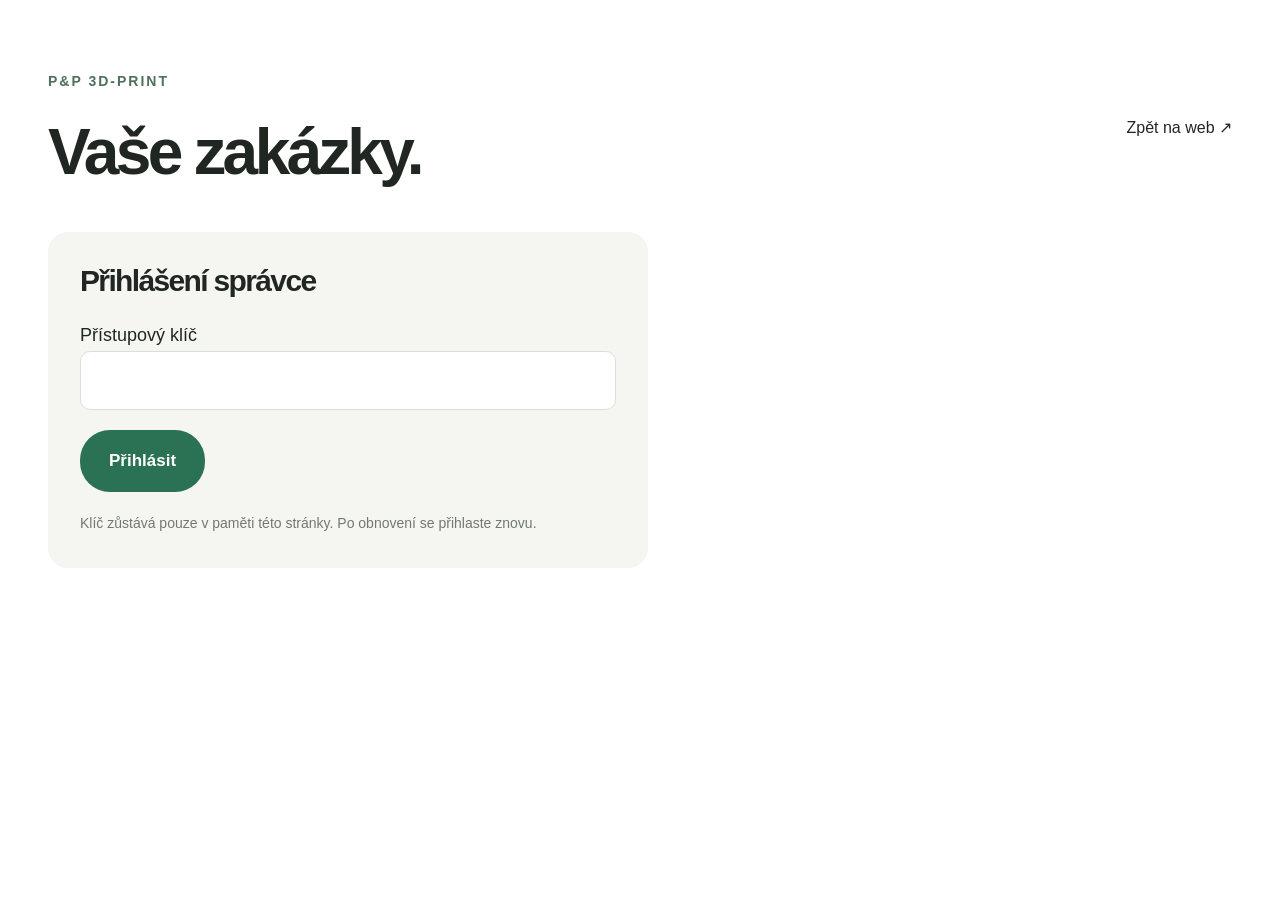
<file: frontend/admin.html>
<!doctype html><html lang="cs"><head><meta charset="utf-8"><meta name="viewport" content="width=device-width,initial-scale=1"><meta name="robots" content="noindex,nofollow"><title>Správa | P&P 3D-Print</title><link rel="stylesheet" href="style.css"><link rel="stylesheet" href="admin.css"><script defer src="admin.js"></script></head><body><main class="container admin-main"><div class="admin-top"><div><p class="eyebrow">P&P 3D-PRINT</p><h1>Vaše zakázky.</h1></div><a href="index.html">Zpět na web ↗</a></div><form id="login" class="admin-login"><h2>Přihlášení správce</h2><label>Přístupový klíč<input id="token" type="password" required autocomplete="off" minlength="32"></label><button class="btn btn-primary">Přihlásit</button><p>Klíč zůstává pouze v paměti této stránky. Po obnovení se přihlaste znovu.</p></form><p id="admin-message" role="status"></p><section id="dashboard" hidden><div class="admin-toolbar"><p id="total"></p><button id="refresh" class="btn btn-outline">Obnovit</button><button id="logout" class="btn btn-outline">Odhlásit</button></div><div id="records"></div><div class="admin-toolbar"><button id="prev" class="btn btn-outline">Předchozí</button><button id="next" class="btn btn-outline">Další</button></div></section></main></body></html>
</file>
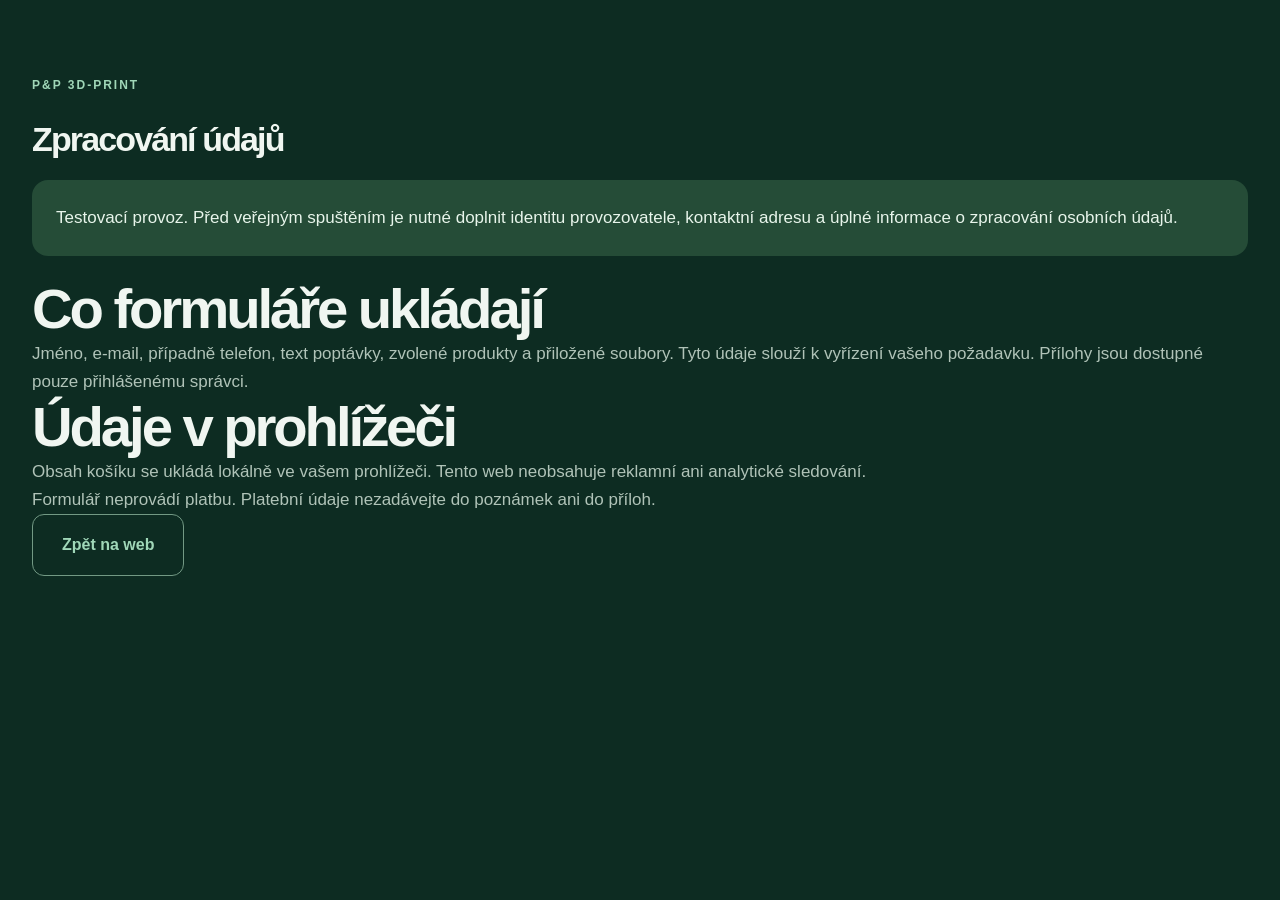
<file: frontend/soukromi.html>
<!doctype html><html lang="cs"><head><meta charset="utf-8"><meta name="viewport" content="width=device-width,initial-scale=1"><title>Zpracování údajů | P&P 3D-Print</title><link rel="stylesheet" href="style.css"><link rel="stylesheet" href="layout.css"></head><body><main class="container section-padding"><p class="eyebrow">P&P 3D-PRINT</p><h1>Zpracování údajů</h1><p class="receipt">Testovací provoz. Před veřejným spuštěním je nutné doplnit identitu provozovatele, kontaktní adresu a úplné informace o zpracování osobních údajů.</p><h2>Co formuláře ukládají</h2><p>Jméno, e-mail, případně telefon, text poptávky, zvolené produkty a přiložené soubory. Tyto údaje slouží k vyřízení vašeho požadavku. Přílohy jsou dostupné pouze přihlášenému správci.</p><h2>Údaje v prohlížeči</h2><p>Obsah košíku se ukládá lokálně ve vašem prohlížeči. Tento web neobsahuje reklamní ani analytické sledování.</p><p>Formulář neprovádí platbu. Platební údaje nezadávejte do poznámek ani do příloh.</p><a class="btn btn-outline" href="index.html">Zpět na web</a></main></body></html>
</file>
<file: frontend/style.css>
:root{--primary-color:#2b7153;--text-muted:#727873;--ink:#202722;--line:#e1e5df;--paper:#f5f6f2}*{box-sizing:border-box}html{scroll-behavior:smooth;scroll-padding-top:100px}body{margin:0;background:white;color:var(--ink);font:15px/1.6 Inter,-apple-system,BlinkMacSystemFont,"Segoe UI",sans-serif;-webkit-font-smoothing:antialiased}body.cart-open{overflow:hidden}a{color:inherit;text-decoration:none}button,input,select,textarea{font:inherit}button{cursor:pointer}a:focus-visible,button:focus-visible,[tabindex]:focus-visible,input:focus-visible,select:focus-visible,textarea:focus-visible{outline:3px solid #68a98c;outline-offset:4px}h1,h2,h3,h4,p{margin:0}h1,h2,h3{line-height:1.08;letter-spacing:-.055em}p{color:var(--text-muted)}.container{width:min(1200px,calc(100% - 96px));margin:auto}header{height:82px;position:sticky;top:0;z-index:50;background:#ffffffed;backdrop-filter:blur(22px);border-bottom:1px solid #ededeb}.nav-wrapper{display:flex;height:100%;align-items:center;justify-content:space-between;gap:30px}.logo{display:inline-flex;align-items:center;gap:11px;white-space:nowrap;font-size:20px;letter-spacing:-.7px;font-weight:700}.logo svg{width:28px;height:32px}.logo b{font-weight:450}nav ul{display:flex;align-items:center;list-style:none;gap:32px;margin:0;padding:0}nav a{font-size:13px;color:#717670}nav a:hover,nav a.active{color:var(--ink)}nav a.active{border-bottom:1px solid #5e896f;padding-bottom:7px}.cart-btn{border:1px solid var(--line);border-radius:30px;background:white;padding:9px 17px;font-size:12px}.menu-toggle{display:none}.hero{position:relative;background:var(--paper);min-height:740px;overflow:hidden;display:flex;align-items:center}.hero-content{position:relative;z-index:2;padding:100px 0 150px;pointer-events:none}.hero-content a{pointer-events:auto}.eyebrow{font-size:10px;font-weight:650;letter-spacing:2.4px;color:#50705c;margin-bottom:27px}.hero h1{font-size:clamp(64px,6.4vw,94px);font-weight:620;line-height:1.01;max-width:660px}.hero h1 span{color:#648a72}.hero-lead{font-size:19px;line-height:1.65;margin-top:28px;color:#717b71}.hero-buttons{display:flex;gap:28px;align-items:center;margin-top:33px}.btn{border:0;display:inline-flex;align-items:center;justify-content:center;gap:24px;border-radius:30px;padding:14px 24px;font-size:13px;font-weight:550;transition:transform .2s,background .2s}.btn:hover{transform:translateY(-2px)}.btn-primary{background:var(--primary-color);color:white}.btn-primary:hover{background:#20563e}.btn-outline{background:transparent;border:1px solid #bdc9c0;color:#325d45}.btn-block{width:100%}.text-link{font-size:13px;font-weight:550;display:inline-flex;gap:17px;align-items:center}.text-link:hover{color:var(--primary-color)}.hero-art{position:absolute;width:56%;right:-1%;top:45px;max-width:820px}.hero-art svg{width:100%;height:auto;transform:rotate(-8deg);filter:drop-shadow(0 35px 35px #274a2310)}.art-label{display:flex;gap:9px;align-items:center;width:65%;margin:-20px auto 0;font-size:8px;letter-spacing:1.5px;color:#627568}.art-label>span:last-child{margin-left:auto}.status-dot{height:5px;width:5px;background:#448564;border-radius:50%}.hero-bottom{position:absolute;bottom:29px;left:0;right:0;display:flex;justify-content:space-between;border-top:1px solid #dce2d8;padding-top:21px;font-size:10px;color:#7c847a}.section-padding{padding:106px 0}.section-heading{display:flex;align-items:end;justify-content:space-between;margin-bottom:43px}h2{font-size:clamp(35px,4vw,56px);font-weight:570}.product-grid{display:grid;grid-template-columns:repeat(2,minmax(0,1fr));gap:24px}.product-card{display:flex;flex-direction:column;border-radius:22px;background:var(--paper);overflow:hidden;transition:transform .3s,box-shadow .3s}.product-card:hover{transform:translateY(-5px);box-shadow:0 20px 35px #243a2110}.product-image{height:350px;overflow:hidden}.product-image a{display:block;height:100%}.product-image img{width:100%;height:100%;object-fit:contain;transition:transform .5s}.product-card:hover img{transform:scale(1.04)}.product-info{padding:5px 32px 30px;display:flex;flex-direction:column;flex:1}.product-tag{font-size:9px;letter-spacing:1.9px;color:#7f897e;margin-bottom:10px}.product-info h3{font-size:24px;font-weight:560;letter-spacing:-.8px;margin-bottom:12px}.price-no-vat{font-size:11px;color:#888e85}.price-vat{font-size:19px;color:#263c2d;font-weight:550}.product-info .btn{margin-top:20px;background:white;color:#2e5b3f;border:1px solid #d9e0d5;padding:10px}.about-section{background:#edf1e9}.about-wrapper{display:grid;grid-template-columns:1fr 1fr;align-items:center;gap:90px}.about-image{background:#e3eadf;border-radius:24px;position:relative;overflow:hidden}.layer-sculpture svg{width:100%;display:block;transform:rotate(16deg) scale(.9)}.image-note{position:absolute;bottom:26px;left:30px;font-size:11px;color:#6d816b}.about-text h2{white-space:pre-line;margin-bottom:28px}.about-text p{font-size:16px;line-height:1.85}.about-benefits{list-style:none;padding:0;margin:25px 0 0}.about-benefits li{font-size:12px;border-top:1px solid #d3ddcf;padding:14px 0;color:#737f70}.about-benefits strong{color:#354b39}.text-center h2{font-size:clamp(32px,4vw,52px)!important}.funnel-choices{display:grid;grid-template-columns:1fr 1fr;gap:24px;max-width:920px;margin:45px auto 0}.funnel-card{padding:38px;background:var(--paper);border:1px solid transparent;border-radius:22px;cursor:pointer;transition:.2s}.funnel-card:hover{border-color:#a6bda8;background:#eef3eb}.funnel-icon{color:#6f9176;font-size:12px;letter-spacing:2px;margin-bottom:36px}.funnel-card h3{font-size:26px;letter-spacing:-.8px;margin-bottom:15px}.funnel-card p{max-width:300px;font-size:14px}.funnel-card:after{content:'Začít →';display:block;color:#32704b;font-size:12px;margin-top:28px}.custom-order-form{padding:35px;background:var(--paper);border-radius:24px}.step-badge{display:inline-block;padding:6px 15px;border-radius:20px;background:#e0ebe0!important;color:#396449;font-size:11px}.wizard-step h3{font-size:23px;letter-spacing:-.5px}.form-group{margin-bottom:16px}input,select,textarea{width:100%;padding:14px 16px;border:1px solid #d9e0d5;border-radius:10px;background:white;color:var(--ink);min-width:0}textarea{resize:vertical}.file-group{position:relative}.file-label{display:block;cursor:pointer;text-align:center;padding:35px 15px;border:1px dashed #a9bdac;border-radius:13px;background:white;font-size:13px}.file-group input{position:absolute;width:1px;height:1px;opacity:0;padding:0;bottom:0}.selector-group{margin:17px 0}.selector-group label{display:block;font-size:12px;margin-bottom:7px;color:#65735f}footer{background:#f4f5f1;padding:60px 0 22px}.footer-top{display:grid;grid-template-columns:1.5fr .8fr 1fr;gap:40px;padding-bottom:55px}.footer-top p{font-size:12px;margin-top:14px}.footer-top h3{font-size:13px;letter-spacing:0;font-weight:550;margin-bottom:18px}.footer-top>div>a:not(.logo){display:block;font-size:12px;color:#707c6b;margin-top:12px}.footer-bottom{display:flex;justify-content:space-between;border-top:1px solid #dfe4d9;padding-top:20px;color:#899080;font-size:10px}.catalog-heading{margin-bottom:45px}.catalog-heading h1{font-size:clamp(48px,5.6vw,78px);font-weight:560;margin-bottom:24px}.catalog-heading h1 span{color:#7c9180}.catalog-heading>p:last-child{font-size:17px}.filters{display:flex;gap:10px;margin-bottom:36px;flex-wrap:wrap}.filter-btn{border:1px solid var(--line);background:white;border-radius:25px;padding:11px 23px;font-size:12px;color:#6d776a}.filter-btn.active{background:#253e2e;color:#fff;border-color:#253e2e}.catalog-note{font-size:11px;margin-top:30px}.breadcrumbs{font-size:11px;color:#85907e;margin-bottom:32px}.detail-wrapper{display:grid;grid-template-columns:1.15fr 1fr;gap:75px;align-items:start}.detail-image{background:var(--paper);border-radius:25px;position:relative}.detail-image img{width:100%;display:block;min-height:480px;object-fit:contain}.detail-caption{position:absolute;bottom:20px;left:25px;font-size:10px;color:#889280}.detail-info{padding-top:25px}.detail-info h1{font-size:49px;font-weight:560;margin-bottom:24px}.detail-info .price-no-vat{font-size:12px!important}.detail-info .price-vat{font-size:26px!important}.product-desc{font-size:14px;margin:24px 0;line-height:1.8}.cart-overlay{position:fixed;inset:0;background:#14251f55;backdrop-filter:blur(5px);z-index:99;opacity:0;visibility:hidden;transition:.25s}.cart-overlay.active{opacity:1;visibility:visible}.cart-sidebar{position:fixed;top:0;right:0;bottom:0;width:min(470px,100%);background:white;z-index:100;transform:translateX(100%);transition:transform .3s;display:flex;flex-direction:column;padding:28px}.cart-sidebar.open{transform:translateX(0)}.cart-header{display:flex;justify-content:space-between;align-items:center;border-bottom:1px solid var(--line);padding-bottom:24px}.cart-header h2{font-size:29px}.close-btn,.close-chat-btn{border:0;background:transparent;font-size:28px;color:#6c7868}.cart-items{overflow:auto;flex:1;padding:25px 0}.empty-cart-state{text-align:center;padding-top:60px}.empty-cart-state h3{font-size:22px;letter-spacing:-.5px}.cart-item{display:grid;grid-template-columns:75px 1fr;gap:15px;border-bottom:1px solid var(--line);padding:20px 0}.cart-item-img{width:75px;height:80px;background:var(--paper);border-radius:10px}.item-details h4{font-size:14px}.item-details p{font-size:12px}.item-details small{display:block;font-size:10px;color:#7a8275}.item-controls{grid-column:2;display:flex;align-items:center;gap:14px}.item-controls button{border:1px solid var(--line);background:white;border-radius:7px;min-width:30px;height:30px}.item-controls .btn-remove{margin-left:auto}.cart-footer{border-top:1px solid var(--line);padding-top:20px}.cart-total{display:flex;justify-content:space-between;font-size:12px;margin-bottom:12px}.cart-total.final{font-size:15px;font-weight:600;margin-bottom:23px}.toast-container{position:fixed;top:100px;left:50%;transform:translateX(-50%);z-index:200;width:min(440px,calc(100% - 32px))}.toast{padding:18px 22px;margin-bottom:10px;color:white;background:#294d38;border-radius:14px;box-shadow:0 8px 30px #0002;font-size:13px}.toast.error{background:#62472f}#custom-chat-widget{position:fixed;bottom:22px;right:24px;z-index:60}.chat-toggle-btn{border:1px solid #dfe6da;border-radius:30px;padding:12px 19px;background:white;color:#36543d;font-size:11px;box-shadow:0 5px 24px #20311b12}.chat-toggle-btn span{display:none}.chat-window{display:none;position:absolute;right:0;bottom:60px;width:340px;background:white;border:1px solid var(--line);border-radius:20px;box-shadow:0 15px 50px #20311b25;overflow:hidden}.chat-window.active{display:block}.chat-header{padding:18px 20px;display:flex;align-items:center;justify-content:space-between;background:var(--paper)}.chat-header h4{font-size:13px}.chat-header small{font-size:10px}.chat-messages{height:260px;overflow:auto;padding:18px}.chat-msg{font-size:12px;padding:12px 14px;border-radius:12px;margin-bottom:12px;background:var(--paper);line-height:1.7}.user-msg{margin-left:25px;background:#deebdf}.chat-input-area{display:flex;border-top:1px solid var(--line);padding:10px;gap:5px}.chat-input-area input{border:0;font-size:12px;padding:10px}.chat-input-area button{border:0;border-radius:10px;background:#2b7153;color:white;width:43px}
@media(min-width:1500px){.hero-art{right:7%;top:0;width:50%}}@media(max-width:1050px){.container{width:calc(100% - 56px)}nav ul{gap:19px}.hero{min-height:640px}.hero h1{font-size:69px}.hero-art{width:59%;right:-7%;top:85px}.hero-content{padding:85px 0 125px}.hero-buttons{gap:18px}.about-wrapper{gap:40px}.detail-wrapper{gap:35px}.detail-info h1{font-size:39px}}
@media(max-width:760px){header{height:68px}.container{width:calc(100% - 40px)}.nav-wrapper{gap:14px}.logo{font-size:17px}.logo svg{width:24px}.menu-toggle{display:block;margin-left:auto;border:0;background:none;font-size:12px;padding:8px}.cart-btn{font-size:11px;padding:7px 12px}nav{display:none;position:absolute;top:68px;left:0;right:0;background:white;border-bottom:1px solid var(--line);padding:20px}nav.is-open{display:block}nav ul{display:flex;flex-direction:column;align-items:stretch;gap:0}nav a{display:block;padding:12px!important;border:0!important}.hero{display:block;min-height:850px}.hero-content{padding:58px 0 0;text-align:center}.eyebrow{font-size:9px;margin-bottom:22px}.hero h1{font-size:clamp(49px,10vw,72px);max-width:none}.hero-lead{font-size:16px;margin-top:22px}.hero-buttons{justify-content:center;gap:21px;flex-wrap:wrap;margin-top:25px}.hero .btn{padding:13px 20px}.text-link{font-size:12px}.hero-art{width:100%;max-width:510px;position:relative;top:auto;right:auto;margin:-10px auto 55px}.hero-art svg{display:block}.art-label{margin-top:-60px}.hero-bottom{font-size:9px;bottom:20px;padding-top:15px}.section-padding{padding:66px 0}.section-heading{gap:18px;margin-bottom:28px}.section-heading h2{font-size:37px}.section-heading .text-link{white-space:nowrap}.product-grid{gap:15px}.product-image{height:220px}.product-info{padding:0 18px 20px}.product-info h3{font-size:20px}.product-tag{font-size:8px;letter-spacing:1px}.product-info .btn{font-size:11px;padding:9px;gap:5px}.price-vat{font-size:16px}.price-no-vat{font-size:10px}.about-wrapper{grid-template-columns:1fr;gap:38px}.about-image{max-height:390px}.about-image svg{max-height:400px}.about-text h2{font-size:40px}.funnel-choices{gap:15px}.funnel-card{padding:24px}.funnel-card h3{font-size:23px}.funnel-card p{font-size:12px}.funnel-icon{margin-bottom:24px}.footer-top{grid-template-columns:1fr 1fr;gap:36px}.footer-top>div:first-child{grid-column:1/-1}.footer-bottom{gap:20px;flex-wrap:wrap;padding-bottom:55px}.catalog-heading h1{font-size:52px}.catalog-heading>p:last-child{font-size:15px}.filters{gap:8px}.filter-btn{padding:9px 14px;font-size:11px}.detail-wrapper{grid-template-columns:1fr;gap:20px}.detail-image img{min-height:0;max-height:420px}.detail-info h1{font-size:40px}.detail-info{padding-top:15px}.custom-order-form{padding:24px}.chat-window{width:min(340px,calc(100vw - 32px))}#custom-chat-widget{right:16px;bottom:16px}}
@media(max-width:430px){.hero{min-height:770px}.hero-art{margin-top:0}.hero-buttons{gap:15px}.hero-buttons .text-link{font-size:11px}.product-grid{grid-template-columns:1fr}.product-image{height:290px}.product-info h3{font-size:24px}.product-info{padding:0 25px 25px}.funnel-choices{grid-template-columns:1fr}.catalog-heading h1{font-size:44px}.footer-top{grid-template-columns:1fr}.footer-top>div:first-child{grid-column:auto}.section-heading h2{font-size:32px}.section-heading .text-link{font-size:10px}.hero-bottom{font-size:8px}.art-label{font-size:7px}.logo{gap:7px}.nav-wrapper{gap:5px}}@media(prefers-reduced-motion:reduce){html{scroll-behavior:auto}*,*:before,*:after{transition:none!important;animation:none!important}}

/* Druhá verze: větší měřítko, klidnější kompozice a čitelná typografie. */
body{font-size:18px;line-height:1.65}
.container{width:min(1280px,calc(100% - 96px))}
header{height:96px}.logo{font-size:26px;gap:14px}.logo svg{width:35px;height:40px}
nav ul{gap:30px}nav a{font-size:16px}.cart-btn{font-size:16px;padding:11px 21px}
.hero{display:flex;flex-direction:column;min-height:0;text-align:center;padding-bottom:24px}
.hero-content{padding:76px 0 0}.hero h1{font-size:clamp(76px,7.6vw,112px);font-weight:600;max-width:none;letter-spacing:-.06em;line-height:1.02}
.eyebrow{font-size:14px;letter-spacing:2px;margin-bottom:25px}
.hero-lead{font-size:25px;line-height:1.5;margin-top:28px}
.hero-buttons{justify-content:center;gap:36px;margin-top:32px}
.btn{font-size:17px;padding:17px 29px;min-height:56px;gap:24px}
.text-link{font-size:17px;gap:15px}
.hero-art{position:relative;top:auto;right:auto;width:480px;max-width:90%;margin:-24px auto -26px}
.hero-art svg{transform:rotate(-8deg)}.art-label,.hero-bottom,.product-tag{display:none}
.section-padding{padding:100px 0}.section-heading{margin-bottom:48px;gap:35px}
h2{font-size:clamp(44px,4.4vw,66px);line-height:1.1}
.product-grid{gap:32px}.product-card{border-radius:26px}.product-image{height:390px}
.product-info{padding:4px 38px 36px}.product-info h3{font-size:32px;letter-spacing:-1px;margin-bottom:17px;line-height:1.2}
.price-no-vat{font-size:14px}.price-vat{font-size:25px}.product-info .btn{font-size:17px;padding:13px 22px;min-height:54px;margin-top:24px}
.about-wrapper{gap:70px}.about-text p{font-size:20px;line-height:1.7}.about-benefits li{font-size:16px;padding:19px 0}.image-note{font-size:15px;bottom:28px}
.text-center h2{font-size:clamp(40px,4.4vw,64px)!important}.text-center>p{font-size:20px!important;line-height:1.6}
.funnel-choices{max-width:1080px;gap:32px}.funnel-card{padding:40px}.funnel-icon{font-size:17px;margin-bottom:30px}
.funnel-card h3{font-size:34px;line-height:1.15}.funnel-card p{font-size:18px;max-width:390px}.funnel-card:after{font-size:17px;margin-top:32px}
.custom-order-form{max-width:720px!important;padding:40px}.step-badge{font-size:15px;padding:8px 18px}.wizard-step h3{font-size:28px}
.form-group{margin-bottom:20px}input,select,textarea{font-size:17px;padding:16px 18px;line-height:1.5}.file-label{font-size:17px;padding:40px 20px}.file-label small{font-size:14px}
.catalog-heading{margin-bottom:48px}.catalog-heading h1{font-size:clamp(64px,6.8vw,94px);line-height:1.05}.catalog-heading>p:last-child{font-size:22px}
.filters{gap:12px;margin-bottom:42px}.filter-btn{font-size:17px;padding:13px 25px;min-height:52px}.catalog-note{font-size:15px}
.breadcrumbs{font-size:15px;margin-bottom:38px}.detail-wrapper{gap:65px}.detail-info h1{font-size:58px;line-height:1.08}.detail-image img{min-height:540px}
.detail-caption{font-size:14px}.detail-info .price-no-vat{font-size:15px!important}.detail-info .price-vat{font-size:34px!important}.product-desc{font-size:18px;line-height:1.7}
.selector-group label{font-size:16px;margin-bottom:10px}.selector-group{margin:22px 0}
.footer-top{padding-bottom:55px}.footer-top h3{font-size:18px;line-height:1.4}.footer-top p,.footer-top>div>a:not(.logo){font-size:16px}.footer-bottom{font-size:14px;gap:20px}
.cart-sidebar{width:min(540px,100%);padding:32px}.cart-header h2{font-size:34px}.cart-total{font-size:16px}.cart-total.final{font-size:18px;gap:18px}.empty-cart-state h3{font-size:27px}
.item-details h4{font-size:18px;line-height:1.3}.item-details p{font-size:16px}.item-details small{font-size:14px}.item-details small[style]{font-size:13px!important}
.item-controls button{min-width:42px;height:42px;font-size:18px}.cart-item{grid-template-columns:90px 1fr}.cart-item-img{width:90px;height:100px}.toast{font-size:16px}
.chat-toggle-btn{font-size:15px;padding:15px 22px}.chat-window{width:390px}.chat-header h4{font-size:17px}.chat-header small{font-size:14px}.chat-msg{font-size:16px}.chat-messages{height:320px}.chat-input-area input{font-size:16px}.chat-input-area button{min-width:44px}.close-btn,.close-chat-btn{min-width:44px;min-height:44px}
@media(max-width:1100px){.container{width:calc(100% - 64px)}.nav-wrapper{gap:20px}nav ul{gap:20px}nav a{font-size:15px}.logo{font-size:23px}.cart-btn{font-size:15px}.about-wrapper{gap:40px}.detail-wrapper{gap:40px}.detail-info h1{font-size:48px}.product-info h3{font-size:29px}.hero-art{width:460px;right:auto;top:auto}.hero-content{padding:65px 0 0}.hero h1{font-size:90px}}
@media(max-width:760px){
.container{width:calc(100% - 40px)}header{height:82px}.logo{font-size:23px;gap:10px}.logo svg{width:29px;height:34px}.nav-wrapper{gap:10px}
.menu-toggle{font-size:16px;min-height:44px;padding:8px}.cart-btn{font-size:14px;padding:9px 14px;min-height:44px}nav{top:82px}nav a{font-size:19px;padding:15px!important}
.hero{min-height:0;padding-bottom:12px}.hero-content{padding:54px 0 0}.hero h1{font-size:clamp(54px,10vw,78px);line-height:1.04}.eyebrow{font-size:12px;letter-spacing:1.6px;margin-bottom:22px}
.hero-lead{font-size:21px;line-height:1.5;margin-top:25px}.hero-buttons{flex-direction:column;gap:21px;margin-top:30px}.hero .btn{font-size:17px;padding:16px 28px}.hero-buttons .text-link{font-size:17px}
.hero-art{width:400px;max-width:100%;margin:-12px auto -18px;top:auto;right:auto}.btn{font-size:16px;min-height:52px;padding:14px 23px}.text-link{font-size:16px}
.section-padding{padding:64px 0}.section-heading{align-items:start;flex-direction:column;gap:23px;margin-bottom:32px}.section-heading h2,h2{font-size:46px}.section-heading .text-link{font-size:17px}
.product-grid{grid-template-columns:1fr;gap:24px}.product-image{height:350px}.product-info{padding:0 28px 30px}.product-info h3{font-size:30px}.product-info .btn{font-size:17px}.price-no-vat{font-size:14px}.price-vat{font-size:25px}
.about-text h2{font-size:46px}.about-text p{font-size:19px}.about-benefits li{font-size:16px}.image-note{font-size:14px}.about-image{max-height:410px}
.funnel-choices{grid-template-columns:1fr;gap:22px;margin-top:30px}.funnel-card{padding:32px}.funnel-card h3{font-size:31px}.funnel-card p{font-size:18px}.funnel-icon{font-size:16px;margin-bottom:24px}.funnel-card:after{font-size:17px}
.text-center h2{font-size:40px!important}.text-center>p{font-size:19px!important}.custom-order-form{padding:27px}.wizard-step h3{font-size:26px}.custom-order-form .btn{padding:13px 16px;font-size:15px}
.catalog-heading h1{font-size:clamp(48px,8.8vw,68px)}.catalog-heading>p:last-child{font-size:20px}.filters{gap:9px}.filter-btn{font-size:15px;padding:12px 17px;min-height:48px}.catalog-note{font-size:14px}
.detail-info h1{font-size:45px}.detail-image img{min-height:0}.detail-caption{font-size:13px}.breadcrumbs{font-size:14px}.detail-wrapper{gap:26px}.detail-info .price-vat{font-size:32px!important}
.footer-top{gap:35px}.footer-top h3{font-size:18px}.footer-top p,.footer-top>div>a:not(.logo){font-size:16px}.footer-bottom{font-size:13px;line-height:1.7;padding-bottom:70px}
.cart-sidebar{padding:24px}.cart-header h2{font-size:31px}.cart-total.final{font-size:16px}.chat-window{width:min(390px,calc(100vw - 32px))}.chat-toggle-btn{font-size:14px;padding:13px 19px}
}
@media(max-width:390px){.container{width:calc(100% - 32px)}.logo{font-size:20px;gap:7px}.logo svg{width:25px}.nav-wrapper{gap:6px}.cart-btn{padding:8px 10px}.menu-toggle{font-size:15px}.hero h1{font-size:52px}.hero-lead{font-size:20px}.product-image{height:300px}.product-info{padding:0 24px 26px}.product-info h3{font-size:28px}.section-heading h2,h2,.about-text h2{font-size:42px}.custom-order-form{padding:22px}.funnel-card{padding:28px}.detail-info h1{font-size:41px}.cart-sidebar{padding:20px}.item-details h4{font-size:16px}}
/* Napojené objednávky a poptávky */
.honeypot{position:absolute!important;left:-10000px!important;width:1px!important;height:1px!important;opacity:0!important}.service-notice,.receipt{background:#e3eedf;padding:24px;border-radius:16px;color:#2d533c;margin:22px auto;font-size:17px}.service-notice{text-align:center;max-width:950px}.form-help{font-size:14px;line-height:1.6;margin:16px 0 24px}.form-help a{text-decoration:underline}.checkout-dialog{border:0;border-radius:24px;width:min(640px,calc(100% - 32px));max-height:90dvh;overflow:auto;padding:36px;color:var(--ink);box-shadow:0 30px 100px #0003}.checkout-dialog::backdrop{background:#14251f77;backdrop-filter:blur(5px)}.checkout-heading{display:flex;align-items:start;gap:20px;margin-bottom:20px}.checkout-heading h2{font-size:38px}.checkout-heading .close-btn{margin-left:auto}.checkout-dialog label{display:block;margin:18px 0;font-size:16px}.checkout-dialog label input,.checkout-dialog label textarea{margin-top:7px}.checkout-dialog p{font-size:16px}.checkout-summary{margin-top:20px;font-weight:600;color:#325b40}.checkout-dialog #checkout-error{color:#8a342e;margin-bottom:18px}button:disabled{opacity:.55;cursor:wait}.checkout-dialog [hidden]{display:none!important}#order-receipt h2{font-size:42px}#order-receipt p{margin:25px 0}.checkout-dialog form{position:relative}@media(max-width:500px){.checkout-dialog{padding:24px}.checkout-heading h2{font-size:31px}}
</file>
<file: frontend/admin.css>
.admin-main{padding:70px 0}.admin-top{display:flex;justify-content:space-between;align-items:center;gap:25px;margin-bottom:45px}.admin-top h1{font-size:64px}.admin-top a{font-size:16px}.admin-login{max-width:600px;background:var(--paper);padding:32px;border-radius:20px}.admin-login h2{font-size:30px;margin-bottom:24px}.admin-login label{display:block;margin:20px 0}.admin-login p{font-size:14px;margin-top:20px}.admin-toolbar{display:flex;align-items:center;gap:15px;flex-wrap:wrap;margin:24px 0}.admin-toolbar p{margin-right:auto}#admin-message{margin:20px 0;color:#67452e}.record{background:var(--paper);padding:30px;border-radius:22px;margin-bottom:24px}.record h2{font-size:25px;letter-spacing:-.025em;overflow-wrap:anywhere}.record p{font-size:16px;white-space:pre-wrap;overflow-wrap:anywhere;margin:12px 0}.record ul{padding-left:23px;font-size:16px}.record-head{display:flex;justify-content:space-between;gap:20px;align-items:start}.record-head select{width:auto;font-size:15px;max-width:180px}.record .attachments{display:flex;flex-wrap:wrap;gap:12px;margin-top:20px}.record .attachments button{font-size:14px;min-height:44px;overflow-wrap:anywhere;max-width:100%}.record dl{display:grid;grid-template-columns:150px 1fr;gap:8px 20px;font-size:15px;margin:20px 0}.record dt{color:#6e7b6a}.record dd{margin:0;white-space:pre-wrap;overflow-wrap:anywhere}[hidden]{display:none!important}@media(max-width:650px){.admin-top{align-items:start;flex-direction:column}.admin-top h1{font-size:46px}.record{padding:23px}.record-head{flex-direction:column}.record dl{grid-template-columns:1fr;gap:4px}.record dd{margin-bottom:12px}}
</file>
<file: frontend/layout.css>
/* Shared P&P identity: deep green surfaces, mint accents, original artwork. */
:root{--primary-color:#a0d7b8;--text-muted:#b0c3b8;--ink:#f0f6f1;--line:#345348;--paper:#163d30;color-scheme:dark}
body{background:#0d2c22;color:var(--ink);font-size:17px}p{color:var(--text-muted)}
header{background:#0d2c22f2;border-color:var(--line);height:88px}nav a{color:var(--text-muted)}nav a:hover,nav a.active{color:var(--primary-color)}
.container{width:min(1280px,calc(100% - 64px))}.section-padding{padding:76px 0}.logo{font-size:23px}.logo b{font-weight:450}
.btn-primary,.product-info .btn{background:var(--primary-color);color:#102f24;border-color:var(--primary-color)}.btn-primary:hover,.product-info .btn:hover{background:#bce9ce;color:#102f24}.btn-outline,.text-link{color:var(--primary-color)}.btn-outline{border-color:#729984}.btn{border-radius:12px;font-size:16px;min-height:52px}.cart-btn,.menu-toggle{background:transparent;color:var(--ink);border-color:var(--line)}
.eyebrow{color:var(--primary-color);font-size:12px}.home-hero{background:#103326;padding:0;border-bottom:1px solid var(--line)}.hero-layout{display:grid;grid-template-columns:1.2fr 1fr;align-items:center;gap:24px;min-height:560px}.home-hero .hero-content{width:100%;padding:64px 0;text-align:left}.home-hero h1{font-size:clamp(54px,6vw,84px);line-height:1.06}.home-hero h1 span,.catalog-heading h1 span{color:var(--primary-color)}.home-hero .hero-lead{font-size:20px;max-width:530px;color:var(--text-muted)}.home-hero .hero-buttons{justify-content:flex-start;flex-wrap:wrap;gap:22px}.home-hero .hero-art{width:100%;max-width:100%;margin:0;pointer-events:none}.home-hero .hero-art svg{transform:rotate(-8deg)}
.category-links{display:grid;grid-template-columns:repeat(3,1fr);gap:16px;margin-bottom:64px}.category-links a{display:flex;justify-content:space-between;gap:18px;padding:22px 24px;border:1px solid var(--line);border-radius:12px;background:var(--paper)}.category-links a:hover{border-color:var(--primary-color)}.category-links span{color:var(--primary-color)}.section-heading h2{font-size:clamp(34px,4vw,52px)}
.product-grid{gap:24px}.product-card{background:var(--paper);border:1px solid var(--line);border-radius:18px;overflow:hidden}.product-image{height:290px;background:#e3eadf;margin:0}.product-info{padding:24px}.product-info h3{font-size:26px}.price-vat{color:var(--primary-color);font-size:24px}.price-no-vat{color:var(--text-muted)}.product-info .btn{margin-top:18px;font-size:16px}.product-card[hidden],[hidden]{display:none!important}
.catalog-heading{display:grid;grid-template-columns:1fr 1fr;gap:0 48px;align-items:end;margin-bottom:48px}.catalog-heading .eyebrow{grid-column:1/-1}.catalog-heading h1{font-size:clamp(46px,5vw,68px);margin:0}.catalog-heading>p:last-child{font-size:20px;max-width:400px;margin-bottom:8px}.catalog-layout{display:grid;grid-template-columns:220px minmax(0,1fr);gap:40px}.catalog-sidebar{align-self:start;position:sticky;top:120px}.catalog-sidebar h2{font-size:20px;letter-spacing:-.02em;margin-bottom:20px}.filters{display:flex;flex-direction:column;gap:8px}.filter-btn{background:transparent;color:var(--text-muted);text-align:left;border-radius:10px;padding:12px 16px;font-size:16px}.filter-btn.active{background:var(--primary-color);color:#102f24;border-color:var(--primary-color)}.catalog-toolbar{display:grid;grid-template-columns:1.4fr 1fr;gap:16px}.catalog-toolbar label{font-size:14px;color:var(--text-muted)}.catalog-toolbar input,.catalog-toolbar select{margin-top:8px}#catalog-count{font-size:14px;margin:20px 0}.catalog-results .product-image{height:260px}.catalog-results .product-info h3{font-size:24px}.catalog-note{color:var(--text-muted)}.empty-results{border:1px dashed var(--line);border-radius:16px;padding:40px;text-align:center}.empty-results h2{font-size:32px}.empty-results p{margin:16px 0 24px}
input,select,textarea{background:#0d2c22;color:var(--ink);border-color:#557465;border-radius:10px}input::placeholder,textarea::placeholder{color:#9fb6a9}.selector-group label,.quantity-label{color:var(--text-muted);font-size:16px}.quantity-label{display:block;margin:24px 0 8px}#product-quantity{max-width:130px}.detail-wrapper{gap:48px}.detail-info{padding-top:0}.detail-info h1{font-size:clamp(36px,4vw,54px)}.detail-image{background:#e3eadf;position:sticky;top:120px}.detail-image img{min-height:440px}.detail-caption{color:#3f5e49}.breadcrumbs{color:var(--text-muted)}.product-desc{font-size:17px}
.custom-order-section{border-top:1px solid var(--line)}.funnel-card{background:var(--paper);border:1px solid var(--line);border-radius:16px}.funnel-card:hover{background:#1d4939;border-color:var(--primary-color)}.funnel-icon,.funnel-card:after{color:var(--primary-color)}.funnel-card h3{font-size:30px}.funnel-card p{font-size:17px}.custom-order-form{background:var(--paper)}.file-label{background:#0d2c22;border-color:#729984}.step-badge{background:#a0d7b8!important;color:#0d2c22}.about-section{background:#123527;border-top:1px solid var(--line)}.about-image{background:#e3eadf}.about-text h2{font-size:46px}.about-text p{font-size:18px}.about-benefits li{color:var(--text-muted);border-color:var(--line)}.about-benefits strong{color:var(--ink)}.image-note{color:#3f5e49}
footer{background:#09241b;border-top:1px solid var(--line)}.footer-top>div>a:not(.logo),.footer-bottom{color:var(--text-muted)}.footer-bottom{border-color:var(--line)}
.cart-sidebar,.checkout-dialog,.chat-window{background:#103326;color:var(--ink)}.cart-header h2{font-size:30px}.close-btn,.close-chat-btn{color:var(--ink)}.cart-help{font-size:14px;margin:0 0 18px}.item-controls button{background:#163d30;color:var(--ink)}.item-details small,.item-details small[style]{color:var(--text-muted)!important}.cart-item-img{background:#e3eadf}.cart-total.final{color:var(--primary-color)}.cart-items{overscroll-behavior:contain}.cart-footer{padding-bottom:env(safe-area-inset-bottom)}button:disabled{cursor:not-allowed}.checkout-summary{color:var(--primary-color)}.checkout-dialog #checkout-error{color:#ffc6b8}.chat-toggle-btn{background:#163d30;color:var(--ink);border-color:var(--line)}.chat-header,.chat-msg{background:#1b4333}.user-msg{background:#2c5941}.chat-header small{color:var(--text-muted)!important}.chat-input-area button{background:var(--primary-color);color:#0d2c22}.toast{background:#a0d7b8;color:#0d2c22}.toast.error{background:#f0c1a6;color:#392217}.service-notice,.receipt{background:#254c37;color:#e8f5eb}.service-notice{font-size:15px}.skip-link{position:fixed;top:-80px;left:16px;z-index:300;background:var(--primary-color);color:#0d2c22;padding:12px 20px;border-radius:8px}.skip-link:focus{top:12px}
@media(max-width:1050px){nav ul{gap:16px}.nav-wrapper{gap:16px}.logo{font-size:20px}.hero-layout{grid-template-columns:1.3fr 1fr;min-height:500px}.home-hero h1{font-size:60px}.catalog-layout{grid-template-columns:180px minmax(0,1fr);gap:24px}.catalog-results .product-image{height:220px}.category-links a{font-size:15px;padding:18px}.detail-image img{min-height:340px}}
@media(max-width:760px){header{height:76px}nav{top:76px;background:#103326;border-color:var(--line)}.container{width:calc(100% - 36px)}.logo{font-size:20px}.logo svg{width:26px}.cart-btn{padding:8px 12px}.menu-toggle{font-size:14px}.hero-layout{grid-template-columns:1fr;gap:0;min-height:0}.home-hero .hero-content{padding:48px 0 0}.home-hero h1{font-size:clamp(44px,9vw,64px)}.home-hero .hero-lead{font-size:18px}.home-hero .hero-buttons{align-items:flex-start;flex-direction:row;gap:22px}.home-hero .hero-art{max-width:310px;margin:-12px auto -10px}.section-padding{padding:48px 0}.category-links{grid-template-columns:1fr;gap:10px;margin-bottom:40px}.category-links a{padding:14px 18px;font-size:16px}.section-heading h2{font-size:36px}.product-grid{grid-template-columns:repeat(2,minmax(0,1fr));gap:14px}.product-image,.catalog-results .product-image{height:200px}.product-info{padding:18px}.product-info h3,.catalog-results .product-info h3{font-size:21px}.product-info .btn{font-size:14px;padding:10px}.catalog-heading{display:block}.catalog-heading h1{font-size:48px}.catalog-heading>p:last-child{margin-top:20px;font-size:18px}.catalog-layout{grid-template-columns:1fr;gap:16px}.catalog-sidebar{position:static}.catalog-sidebar h2{font-size:17px;margin-bottom:12px}.filters{flex-direction:row;flex-wrap:wrap;margin:0}.filter-btn{font-size:14px;min-height:44px;padding:10px 14px}.catalog-toolbar{grid-template-columns:1fr 1fr;gap:12px}.catalog-toolbar input,.catalog-toolbar select{font-size:16px;padding:12px}.detail-wrapper{grid-template-columns:1fr;gap:32px}.detail-image{position:static}.detail-image img{min-height:0;max-height:360px}.detail-info h1{font-size:38px}.funnel-choices{gap:16px}.funnel-card{padding:28px}.funnel-card h3{font-size:27px}.about-text h2{font-size:36px}.cart-sidebar{padding:22px}.cart-header h2{font-size:28px}.cart-total.final{font-size:16px}.footer-top{gap:32px}}
@media(max-width:480px){.product-grid,.catalog-toolbar{grid-template-columns:1fr}.product-image,.catalog-results .product-image{height:260px}.product-info h3,.catalog-results .product-info h3{font-size:25px}.product-info .btn{font-size:16px}.home-hero .hero-buttons{flex-direction:column}.logo{font-size:18px}.nav-wrapper{gap:6px}.cart-btn{font-size:13px}.catalog-heading h1{font-size:42px}}
</file>
